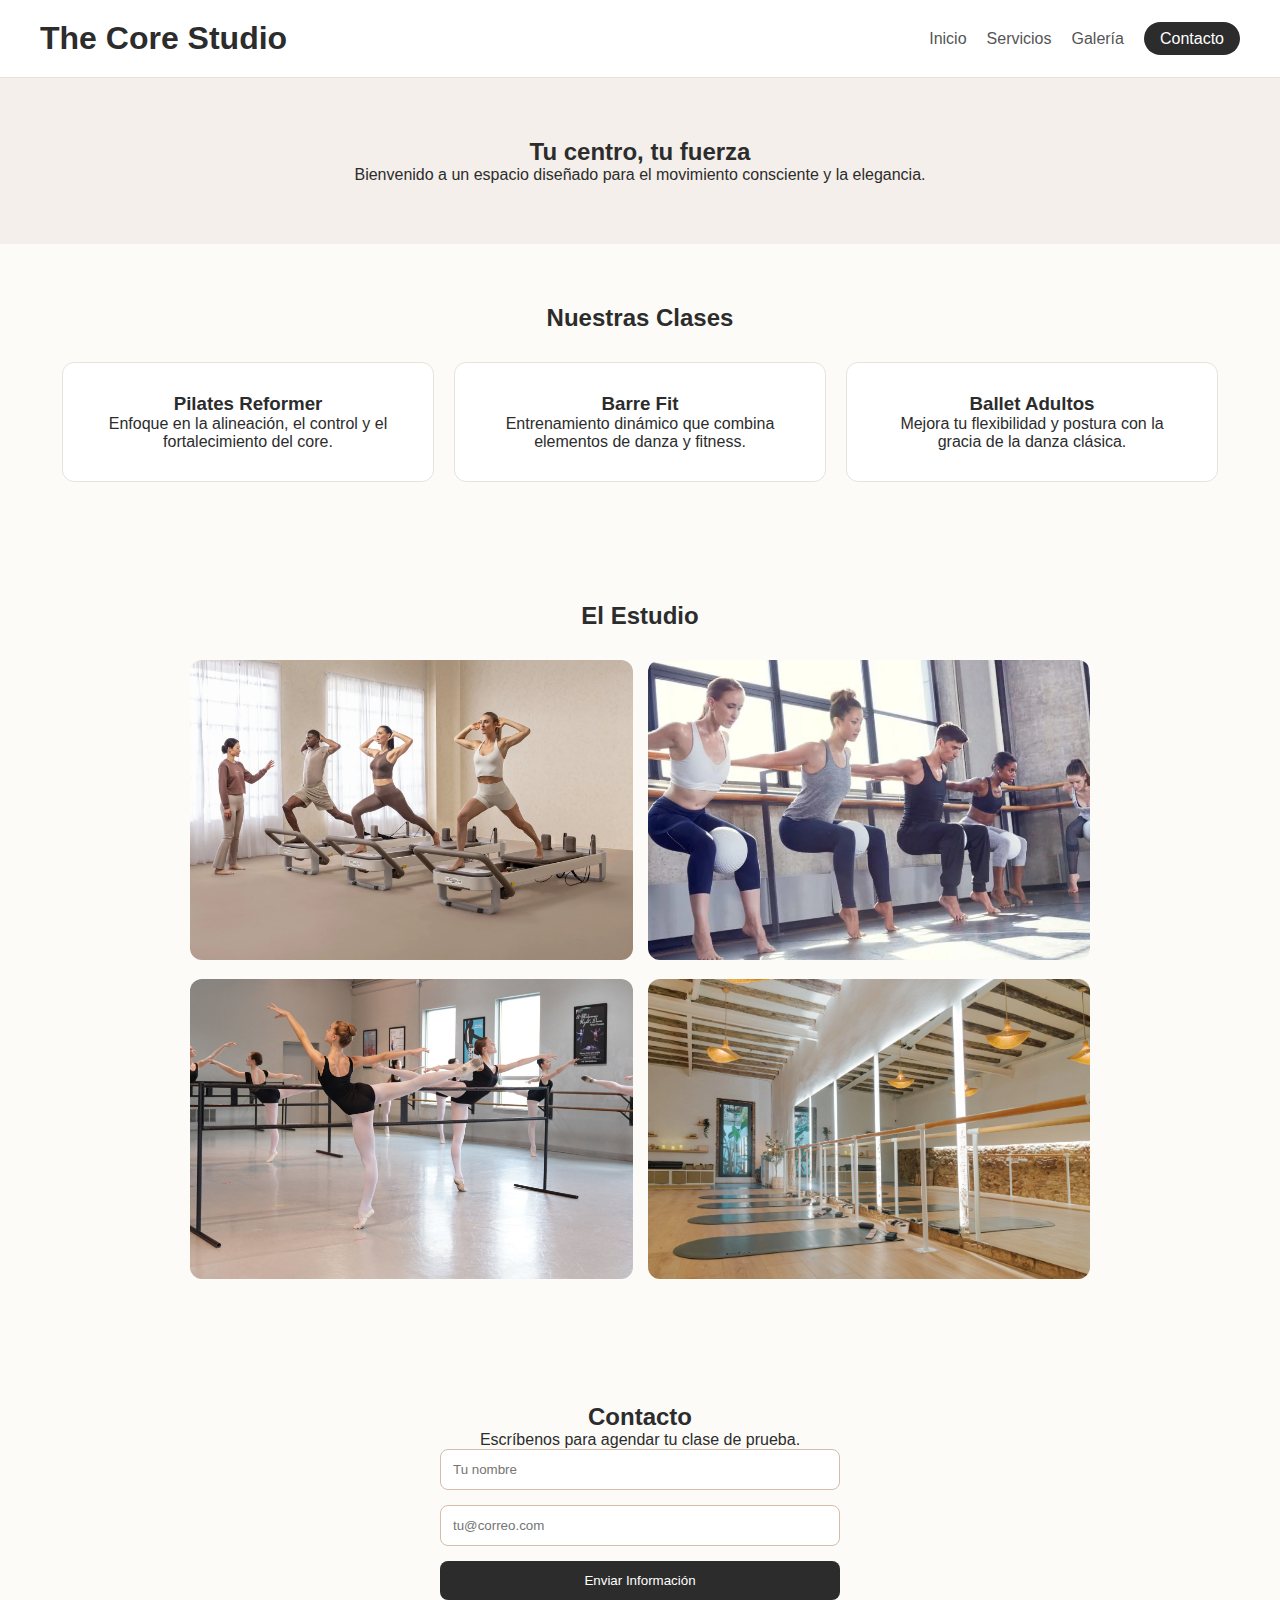
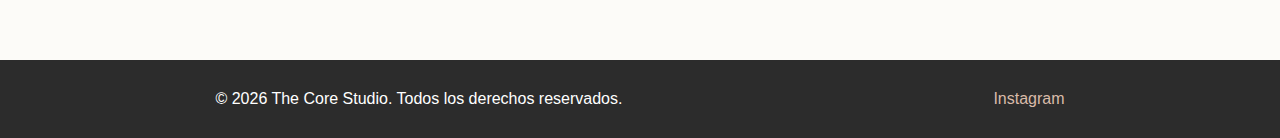
<file: index.html>
<!DOCTYPE html>
<html lang="es">
<head>
    <meta charset="UTF-8">
    <meta name="viewport" content="width=device-width, initial-scale=1.0">
    <title>The Core Studio | Pilates, Barre & Ballet</title>
    <link rel="stylesheet" href="css/style.css">
</head>
<body>

    <header>
        <div class="logo">
            <h1>The Core Studio</h1>
        </div>
        <nav>
            <ul>
                <li><a href="#inicio">Inicio</a></li>
                <li><a href="#servicios">Servicios</a></li>
                <li><a href="#galeria">Galería</a></li>
                <li><a href="#contacto">Contacto</a></li>
            </ul>
        </nav>
    </header>

    <main>
        <section id="inicio" class="hero">
            <article>
                <h2>Tu centro, tu fuerza</h2>
                <p>Bienvenido a un espacio diseñado para el movimiento consciente y la elegancia.</p>
            </article>
        </section>

        <section id="servicios" class="services">
            <h2>Nuestras Clases</h2>
            <div class="services-container">
                <article class="service-card">
                    <h3>Pilates Reformer</h3>
                    <p>Enfoque en la alineación, el control y el fortalecimiento del core.</p>
                </article>
                <article class="service-card">
                    <h3>Barre Fit</h3>
                    <p>Entrenamiento dinámico que combina elementos de danza y fitness.</p>
                </article>
                <article class="service-card">
                    <h3>Ballet Adultos</h3>
                    <p>Mejora tu flexibilidad y postura con la gracia de la danza clásica.</p>
                </article>
            </div>
        </section>

        <section id="galeria" class="gallery">
            <h2>El Estudio</h2>
            <div class="grid-container">
                <figure>
                    <img src="assets/images/pilates.jpg" alt="Clase de Pilates Reformer">
                </figure>
                <figure>
                    <img src="assets/images/barre.jpg" alt="Detalle en la barra de Barre">
                </figure>
                <figure>
                    <img src="assets/images/ballet.jpg" alt="Bailarina de ballet estirando">
                </figure>
                <figure>
                    <img src="assets/images/estudio.jpg" alt="Interior lujoso del estudio">
                </figure>
            </div>
        </section>

        <section id="contacto" class="contact">
            <h2>Contacto</h2>
            <p>Escríbenos para agendar tu clase de prueba.</p>
            <form action="#">
                <input type="text" placeholder="Tu nombre" required>
                <input type="email" placeholder="tu@correo.com" required>
                <button type="submit">Enviar Información</button>
            </form>
        </section>
    </main>

    <footer>
        <p>&copy; 2026 The Core Studio. Todos los derechos reservados.</p>
        <div class="footer-links">
            <a href="https://instagram.com" target="_blank">Instagram</a>
        </div>
    </footer>

</body>
</html>
</file>
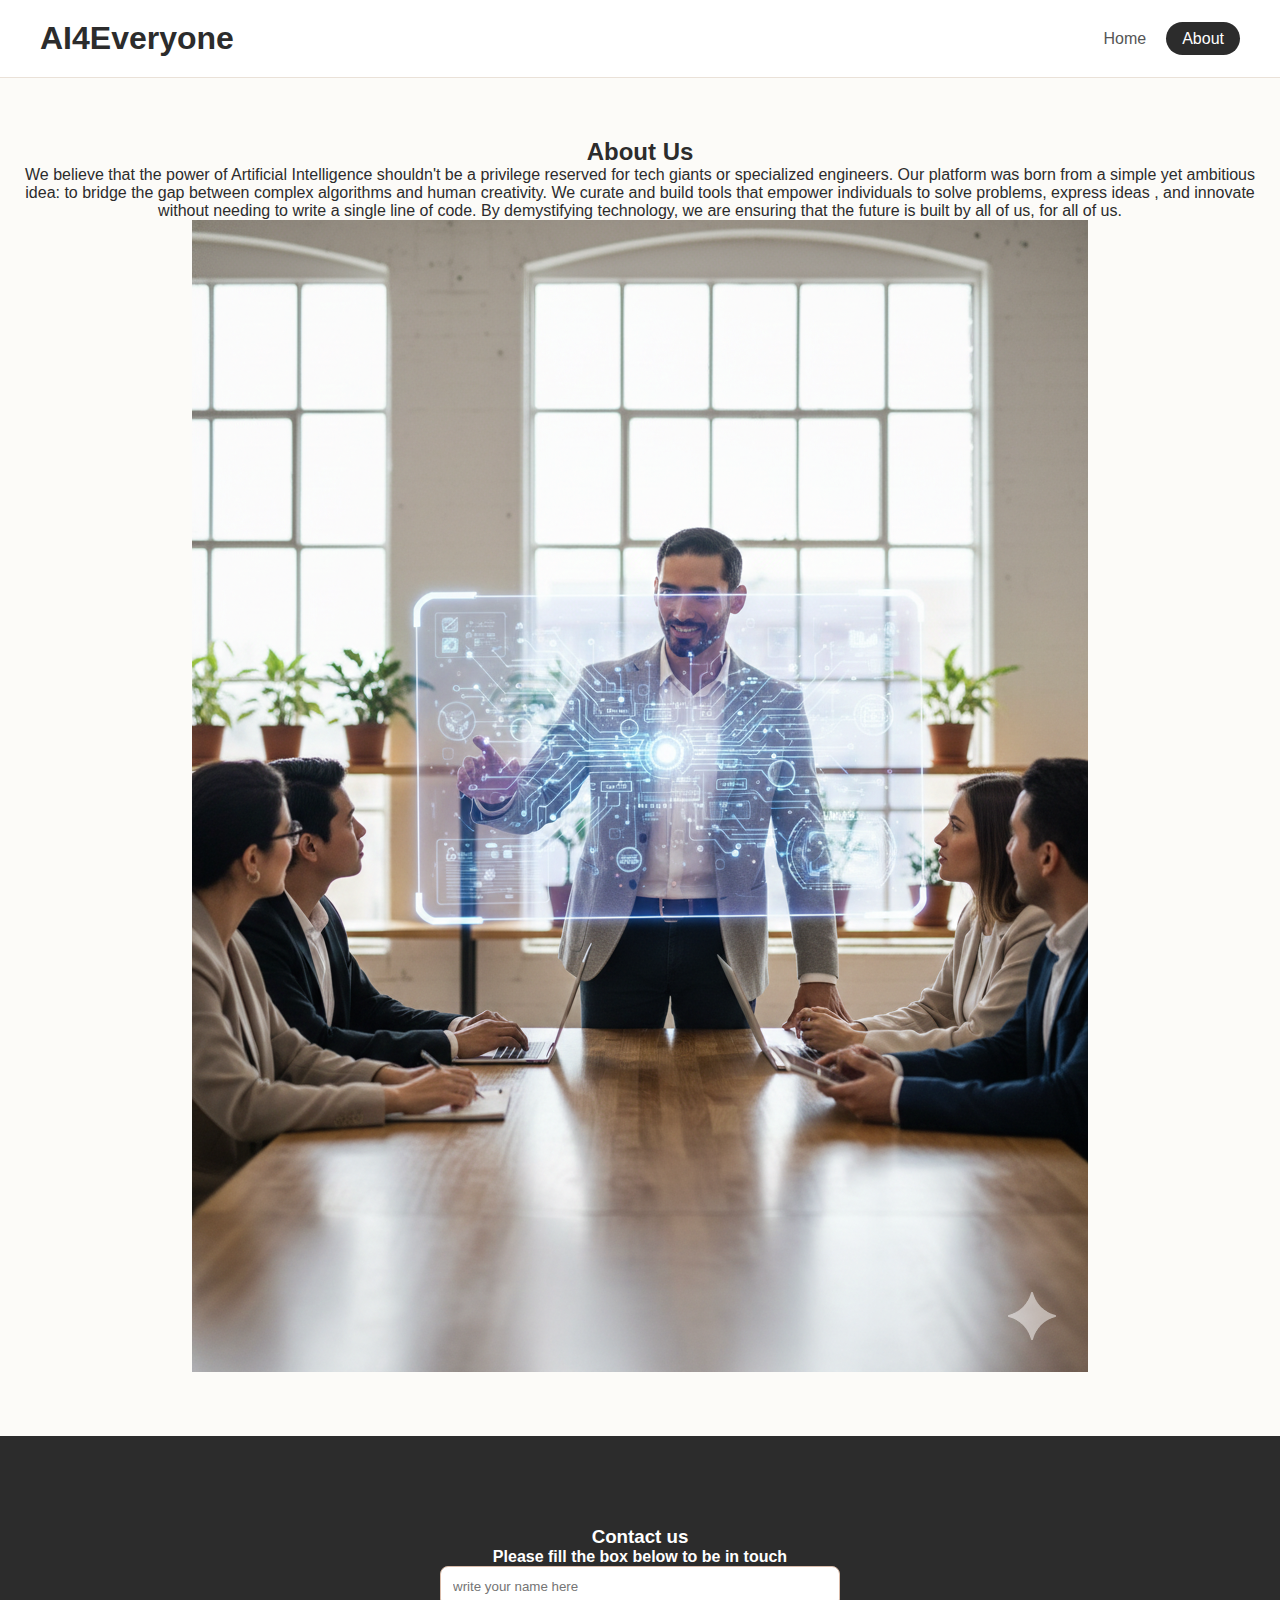
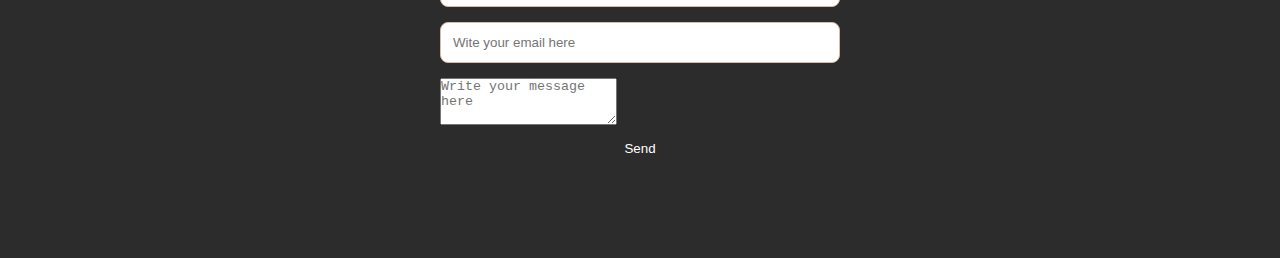
<file: about.html>
<!DOCTYPE html>
<html lang="en">
<head>
    <meta charset="UTF-8">
    <meta name="viewport" content="width=device-width, initial-scale=1.0">
    <meta name="description" content="About page">
    <meta name="author" content="Miguel Butrón">
    <meta name="keywords" content="AI, IA, inteligenica artificial, artificial inteligence">
    <link rel="icon" href="/assets/icons/favicon.ico">
    <link rel="stylesheet" href="css/style.css">
    <title>About</title>
</head>
<body>
    <header>
        <h1>AI4Everyone</h1>
        <nav>
            <ul>
                <li><a href="index.html">Home</a></li>
                <li><a href="#about">About</a></li>
            </ul>
        </nav>
    </header>
    <main>
        <section id="about">
            <h2>About Us</h2>
            <div>
                <p>We believe that the power of Artificial Intelligence shouldn't be a 
                    privilege reserved for tech giants or specialized engineers. Our 
                    platform was born from a simple yet ambitious idea: to bridge the 
                    gap between complex algorithms and human creativity. We curate and 
                    build tools that empower individuals to solve problems, express ideas
                    , and innovate without needing to write a single line of code. By 
                    demystifying technology, we are ensuring that the future is built 
                    by all of us, for all of us.</p>
                    <img src="assets/images/Me_about.png" alt="Miguel butrón is explaining how does AI works">
            </div>
        </section>

    </main>
    <footer>
        <section id="contact">
            <div>
                <h3>Contact us</h3>  
            </div>
                      
            <div>
                <h4>Please fill the box below to be in touch</h4>
                <form action="#" method="POST">
                    <input type="text" name="name" placeholder="write your name here" required>
                    <input type="email" name="email" placeholder="Wite your email here" required>
                    <textarea name="message" placeholder="Write your message here" rows="3"></textarea>
                    <button type="submit" class="btn-send">Send</button>
                </form>
            </div>
        </section>
    </footer>
</body>
</html>
</file>
<file: css/style.css>
/* Reseteo básico y modelo de caja */
* {
  margin: 0;
  padding: 0;
  box-sizing: border-box;
}

body {
  font-family: Arial, sans-serif;
  background-color: #fcfbf8; 
  color: #2c2c2c; 
}

/* Header y navegación usando Flexbox */
header {
  display: flex;
  justify-content: space-between;
  align-items: center;
  padding: 20px 40px;
  background-color: #ffffff;
  border-bottom: 1px solid #eae1d8;
}

nav ul {
  display: flex;
  list-style: none;
  gap: 20px;
}

nav a {
  text-decoration: none;
  color: #555555;
}

/* Selectores requeridos en la rúbrica */
nav ul li:first-child a:hover {
  color: #d9bba9;
}

nav ul li:last-child a {
  background-color: #2c2c2c;
  color: #ffffff;
  padding: 8px 16px;
  border-radius: 20px;
}

nav ul li:last-child a:hover {
  background-color: #d9bba9;
  color: #2c2c2c;
}

/* Estructura de secciones */
section {
  padding: 60px 20px;
  text-align: center;
}

#inicio {
  background-color: #f4efea; 
}

/* Layout de servicios con Flexbox */
.services-container {
  display: flex;
  justify-content: center;
  gap: 20px;
  margin-top: 30px;
}

.service-card {
  background-color: #ffffff;
  border: 1px solid #eae1d8;
  padding: 30px;
  width: 30%;
  border-radius: 12px; 
}

/* Galería de imágenes usando CSS Grid */
.grid-container {
  display: grid;
  grid-template-columns: repeat(2, 1fr);
  gap: 15px;
  max-width: 900px;
  margin: 30px auto 0;
}

.grid-container img {
  width: 100%;
  height: 300px;
  object-fit: cover;
  border-radius: 12px; 
}

/* Estilos de formulario y selectores de atributo */
form {
  max-width: 400px;
  margin: 0 auto;
  text-align: left;
}

input[type="text"],
input[type="email"] {
  width: 100%;
  padding: 12px;
  margin-bottom: 15px;
  border: 1px solid #d9bba9;
  border-radius: 8px; 
}

button[type="submit"] {
  background-color: #2c2c2c;
  color: #ffffff;
  padding: 12px;
  border: none;
  width: 100%;
  border-radius: 8px;
  cursor: pointer;
}

/* Footer con Flexbox */
footer {
  display: flex;
  justify-content: space-around;
  padding: 30px;
  background-color: #2c2c2c;
  color: #ffffff;
}

footer a {
  color: #d9bba9;
  text-decoration: none;
}

/* Responsividad para móviles */
@media (max-width: 600px) {
  header, footer, .services-container {
    flex-direction: column;
    text-align: center;
    gap: 15px;
  }
  
  nav ul {
    flex-direction: column;
  }

  .service-card {
    width: 100%;
  }

  .grid-container {
    grid-template-columns: 1fr;
  }
}
</file>
